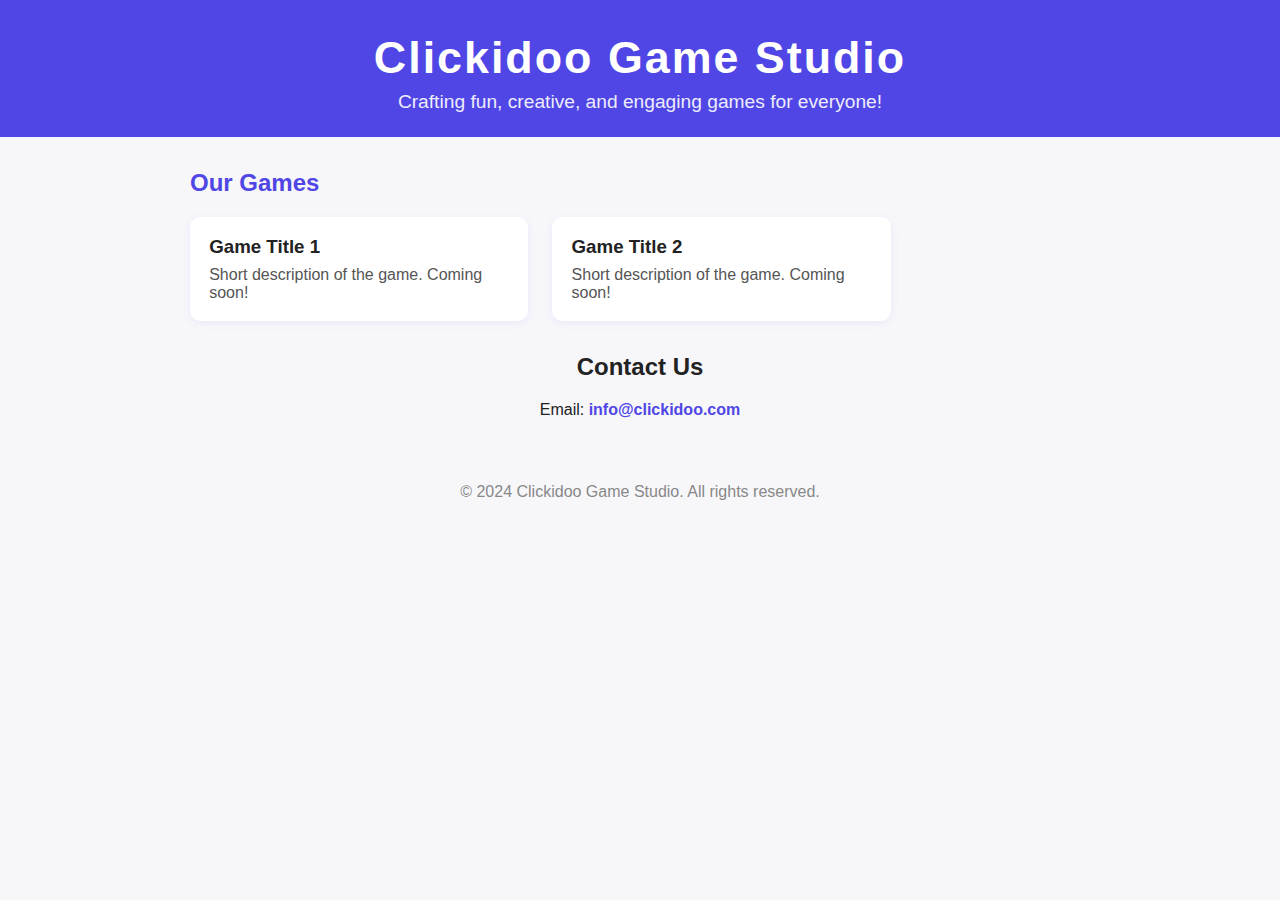
<file: index.html>
<!DOCTYPE html>
<html lang="en">
<head>
    <meta charset="UTF-8">
    <meta name="viewport" content="width=device-width, initial-scale=1.0">
    <title>Clickidoo Game Studio</title>
    <style>
        body {
            margin: 0;
            font-family: 'Segoe UI', Tahoma, Geneva, Verdana, sans-serif;
            background: #f7f7fa;
            color: #222;
        }
        header {
            background: #4f46e5;
            color: #fff;
            padding: 2rem 0 1.5rem 0;
            text-align: center;
        }
        header h1 {
            margin: 0;
            font-size: 2.8rem;
            letter-spacing: 2px;
        }
        header p {
            margin: 0.5rem 0 0 0;
            font-size: 1.2rem;
            opacity: 0.9;
        }
        main {
            max-width: 900px;
            margin: 2rem auto;
            padding: 0 1rem;
        }
        .games {
            margin: 2rem 0;
        }
        .games h2 {
            font-size: 1.5rem;
            color: #4f46e5;
        }
        .games-list {
            display: flex;
            flex-wrap: wrap;
            gap: 1.5rem;
        }
        .game-card {
            background: #fff;
            border-radius: 10px;
            box-shadow: 0 2px 8px rgba(79,70,229,0.08);
            padding: 1.2rem;
            flex: 1 1 220px;
            min-width: 220px;
            max-width: 300px;
        }
        .game-card h3 {
            margin: 0 0 0.5rem 0;
            color: #222;
        }
        .game-card p {
            margin: 0;
            color: #555;
        }
        footer {
            text-align: center;
            padding: 2rem 0 1rem 0;
            color: #888;
            font-size: 1rem;
        }
        .contact {
            margin-top: 2rem;
            text-align: center;
        }
        .contact a {
            color: #4f46e5;
            text-decoration: none;
            font-weight: bold;
        }
        .contact a:hover {
            text-decoration: underline;
        }
    </style>
</head>
<body>
    <header>
        <h1>Clickidoo Game Studio</h1>
        <p>Crafting fun, creative, and engaging games for everyone!</p>
    </header>
    <main>
        <section class="games">
            <h2>Our Games</h2>
            <div class="games-list">
                <div class="game-card">
                    <h3>Game Title 1</h3>
                    <p>Short description of the game. Coming soon!</p>
                </div>
                <div class="game-card">
                    <h3>Game Title 2</h3>
                    <p>Short description of the game. Coming soon!</p>
                </div>
                <!-- Add more game cards as needed -->
            </div>
        </section>
        <section class="contact">
            <h2>Contact Us</h2>
            <p>Email: <a href="mailto:info@clickidoo.com">info@clickidoo.com</a></p>
        </section>
    </main>
    <footer>
        &copy; 2024 Clickidoo Game Studio. All rights reserved.
    </footer>
</body>
</html>
</file>
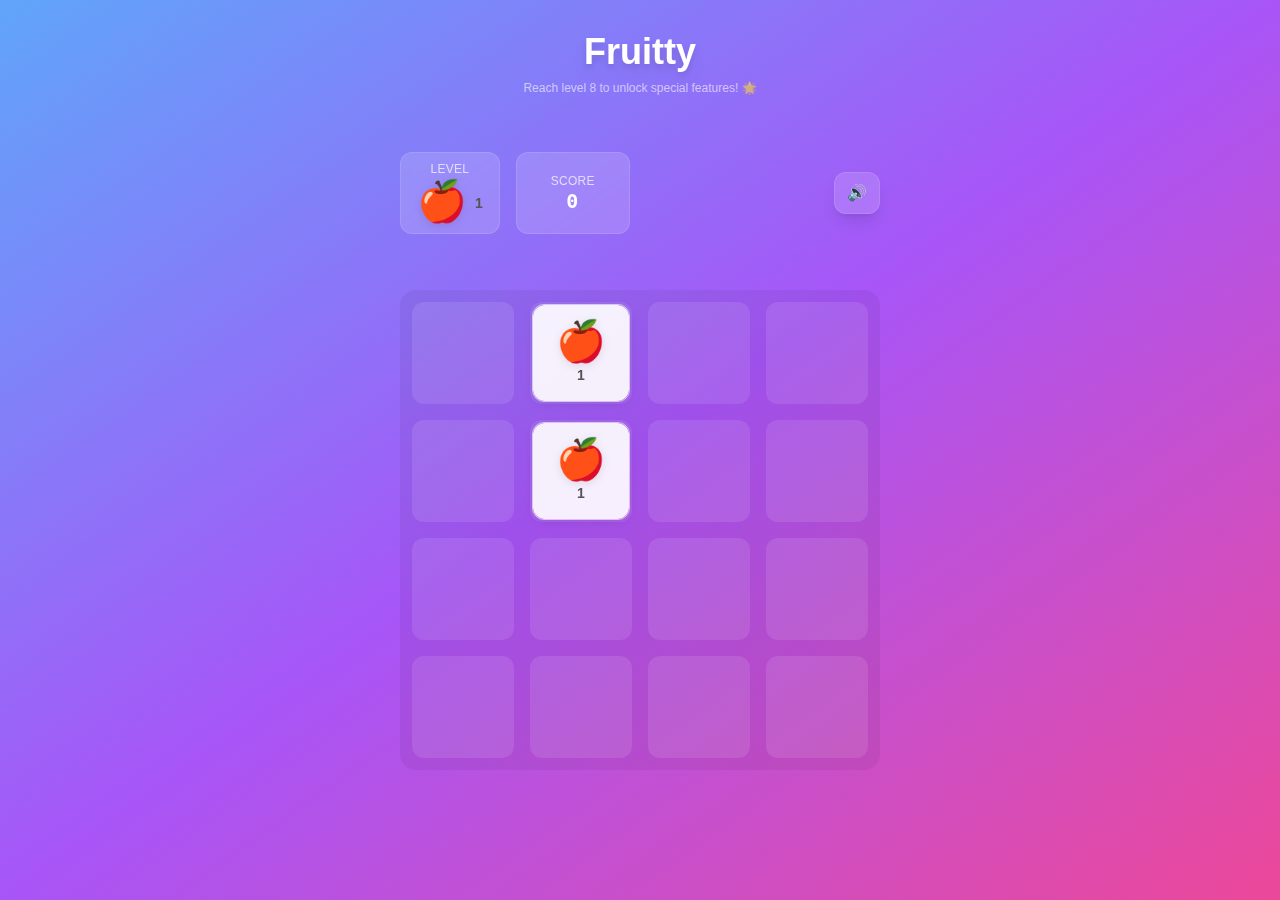
<file: fruitty/index.html>
<!DOCTYPE html>
<html lang="en">
  <head>
    <meta charset="UTF-8" />
    <meta name="viewport" content="width=device-width, initial-scale=1.0, maximum-scale=1" />
    <title>Fruitty - Emoji Tile Merge Game</title>
    <meta name="description" content="Fruitty is a fun 2048-style emoji tile merging game with special power-ups and wildcard tiles!" />
    <meta name="theme-color" content="#7c3aed" />
    <link rel="apple-touch-icon" href="/fruitty/icons/icon-192x192.png" />
    <link rel="manifest" href="/fruitty/manifest.json" />
    <script type="module" crossorigin src="/fruitty/assets/index-n2ym6OrH.js"></script>
    <link rel="stylesheet" crossorigin href="/fruitty/assets/index-CZOgXmVU.css">
  <link rel="manifest" href="/fruitty/manifest.webmanifest"><script id="vite-plugin-pwa:register-sw" src="/fruitty/registerSW.js"></script></head>
  <body>
    <div id="root"></div>
    <!-- This is a replit script which adds a banner on the top of the page when opened in development mode outside the replit environment -->
    <script type="text/javascript" src="https://replit.com/public/js/replit-dev-banner.js"></script>
  </body>
</html>
</file>
<file: fruitty/assets/index-CZOgXmVU.css>
*,:before,:after{--tw-border-spacing-x: 0;--tw-border-spacing-y: 0;--tw-translate-x: 0;--tw-translate-y: 0;--tw-rotate: 0;--tw-skew-x: 0;--tw-skew-y: 0;--tw-scale-x: 1;--tw-scale-y: 1;--tw-pan-x: ;--tw-pan-y: ;--tw-pinch-zoom: ;--tw-scroll-snap-strictness: proximity;--tw-gradient-from-position: ;--tw-gradient-via-position: ;--tw-gradient-to-position: ;--tw-ordinal: ;--tw-slashed-zero: ;--tw-numeric-figure: ;--tw-numeric-spacing: ;--tw-numeric-fraction: ;--tw-ring-inset: ;--tw-ring-offset-width: 0px;--tw-ring-offset-color: #fff;--tw-ring-color: rgb(59 130 246 / .5);--tw-ring-offset-shadow: 0 0 #0000;--tw-ring-shadow: 0 0 #0000;--tw-shadow: 0 0 #0000;--tw-shadow-colored: 0 0 #0000;--tw-blur: ;--tw-brightness: ;--tw-contrast: ;--tw-grayscale: ;--tw-hue-rotate: ;--tw-invert: ;--tw-saturate: ;--tw-sepia: ;--tw-drop-shadow: ;--tw-backdrop-blur: ;--tw-backdrop-brightness: ;--tw-backdrop-contrast: ;--tw-backdrop-grayscale: ;--tw-backdrop-hue-rotate: ;--tw-backdrop-invert: ;--tw-backdrop-opacity: ;--tw-backdrop-saturate: ;--tw-backdrop-sepia: ;--tw-contain-size: ;--tw-contain-layout: ;--tw-contain-paint: ;--tw-contain-style: }::backdrop{--tw-border-spacing-x: 0;--tw-border-spacing-y: 0;--tw-translate-x: 0;--tw-translate-y: 0;--tw-rotate: 0;--tw-skew-x: 0;--tw-skew-y: 0;--tw-scale-x: 1;--tw-scale-y: 1;--tw-pan-x: ;--tw-pan-y: ;--tw-pinch-zoom: ;--tw-scroll-snap-strictness: proximity;--tw-gradient-from-position: ;--tw-gradient-via-position: ;--tw-gradient-to-position: ;--tw-ordinal: ;--tw-slashed-zero: ;--tw-numeric-figure: ;--tw-numeric-spacing: ;--tw-numeric-fraction: ;--tw-ring-inset: ;--tw-ring-offset-width: 0px;--tw-ring-offset-color: #fff;--tw-ring-color: rgb(59 130 246 / .5);--tw-ring-offset-shadow: 0 0 #0000;--tw-ring-shadow: 0 0 #0000;--tw-shadow: 0 0 #0000;--tw-shadow-colored: 0 0 #0000;--tw-blur: ;--tw-brightness: ;--tw-contrast: ;--tw-grayscale: ;--tw-hue-rotate: ;--tw-invert: ;--tw-saturate: ;--tw-sepia: ;--tw-drop-shadow: ;--tw-backdrop-blur: ;--tw-backdrop-brightness: ;--tw-backdrop-contrast: ;--tw-backdrop-grayscale: ;--tw-backdrop-hue-rotate: ;--tw-backdrop-invert: ;--tw-backdrop-opacity: ;--tw-backdrop-saturate: ;--tw-backdrop-sepia: ;--tw-contain-size: ;--tw-contain-layout: ;--tw-contain-paint: ;--tw-contain-style: }*,:before,:after{box-sizing:border-box;border-width:0;border-style:solid;border-color:#e5e7eb}:before,:after{--tw-content: ""}html,:host{line-height:1.5;-webkit-text-size-adjust:100%;-moz-tab-size:4;-o-tab-size:4;tab-size:4;font-family:ui-sans-serif,system-ui,sans-serif,"Apple Color Emoji","Segoe UI Emoji",Segoe UI Symbol,"Noto Color Emoji";font-feature-settings:normal;font-variation-settings:normal;-webkit-tap-highlight-color:transparent}body{margin:0;line-height:inherit}hr{height:0;color:inherit;border-top-width:1px}abbr:where([title]){-webkit-text-decoration:underline dotted;text-decoration:underline dotted}h1,h2,h3,h4,h5,h6{font-size:inherit;font-weight:inherit}a{color:inherit;text-decoration:inherit}b,strong{font-weight:bolder}code,kbd,samp,pre{font-family:ui-monospace,SFMono-Regular,Menlo,Monaco,Consolas,Liberation Mono,Courier New,monospace;font-feature-settings:normal;font-variation-settings:normal;font-size:1em}small{font-size:80%}sub,sup{font-size:75%;line-height:0;position:relative;vertical-align:baseline}sub{bottom:-.25em}sup{top:-.5em}table{text-indent:0;border-color:inherit;border-collapse:collapse}button,input,optgroup,select,textarea{font-family:inherit;font-feature-settings:inherit;font-variation-settings:inherit;font-size:100%;font-weight:inherit;line-height:inherit;letter-spacing:inherit;color:inherit;margin:0;padding:0}button,select{text-transform:none}button,input:where([type=button]),input:where([type=reset]),input:where([type=submit]){-webkit-appearance:button;background-color:transparent;background-image:none}:-moz-focusring{outline:auto}:-moz-ui-invalid{box-shadow:none}progress{vertical-align:baseline}::-webkit-inner-spin-button,::-webkit-outer-spin-button{height:auto}[type=search]{-webkit-appearance:textfield;outline-offset:-2px}::-webkit-search-decoration{-webkit-appearance:none}::-webkit-file-upload-button{-webkit-appearance:button;font:inherit}summary{display:list-item}blockquote,dl,dd,h1,h2,h3,h4,h5,h6,hr,figure,p,pre{margin:0}fieldset{margin:0;padding:0}legend{padding:0}ol,ul,menu{list-style:none;margin:0;padding:0}dialog{padding:0}textarea{resize:vertical}input::-moz-placeholder,textarea::-moz-placeholder{opacity:1;color:#9ca3af}input::placeholder,textarea::placeholder{opacity:1;color:#9ca3af}button,[role=button]{cursor:pointer}:disabled{cursor:default}img,svg,video,canvas,audio,iframe,embed,object{display:block;vertical-align:middle}img,video{max-width:100%;height:auto}[hidden]:where(:not([hidden=until-found])){display:none}*{border-color:var(--border);user-select:none;-webkit-user-select:none;-moz-user-select:none;-ms-user-select:none;-webkit-touch-callout:none;-webkit-tap-highlight-color:transparent}body{background-color:var(--background);font-family:ui-sans-serif,system-ui,sans-serif,"Apple Color Emoji","Segoe UI Emoji",Segoe UI Symbol,"Noto Color Emoji";color:var(--foreground);-webkit-font-smoothing:antialiased;-moz-osx-font-smoothing:grayscale;touch-action:manipulation;overflow:hidden;position:fixed;width:100%;height:100%}.static{position:static}.fixed{position:fixed}.relative{position:relative}.inset-0{top:0;right:0;bottom:0;left:0}.z-10{z-index:10}.z-50{z-index:50}.mx-4{margin-left:1rem;margin-right:1rem}.mx-auto{margin-left:auto;margin-right:auto}.mb-2{margin-bottom:.5rem}.mb-3{margin-bottom:.75rem}.mb-4{margin-bottom:1rem}.mb-6{margin-bottom:1.5rem}.ml-2{margin-left:.5rem}.mt-1{margin-top:.25rem}.mt-2{margin-top:.5rem}.mt-4{margin-top:1rem}.flex{display:flex}.\!grid{display:grid!important}.grid{display:grid}.min-h-screen{min-height:100vh}.w-full{width:100%}.min-w-\[64px\]{min-width:64px}.max-w-32{max-width:8rem}.max-w-md{max-width:28rem}.max-w-sm{max-width:24rem}.transform{transform:translate(var(--tw-translate-x),var(--tw-translate-y)) rotate(var(--tw-rotate)) skew(var(--tw-skew-x)) skewY(var(--tw-skew-y)) scaleX(var(--tw-scale-x)) scaleY(var(--tw-scale-y))}.cursor-not-allowed{cursor:not-allowed}.cursor-pointer{cursor:pointer}.select-none{-webkit-user-select:none;-moz-user-select:none;user-select:none}.grid-cols-3{grid-template-columns:repeat(3,minmax(0,1fr))}.flex-col{flex-direction:column}.items-center{align-items:center}.justify-start{justify-content:flex-start}.justify-center{justify-content:center}.gap-2{gap:.5rem}.gap-4{gap:1rem}.overflow-auto{overflow:auto}.overflow-hidden{overflow:hidden}.rounded{border-radius:.25rem}.rounded-2xl{border-radius:1rem}.rounded-3xl{border-radius:1.5rem}.rounded-lg{border-radius:var(--radius)}.rounded-xl{border-radius:.75rem}.bg-black\/20{background-color:#0003}.bg-black\/50{background-color:#00000080}.bg-blue-500{--tw-bg-opacity: 1;background-color:rgb(59 130 246 / var(--tw-bg-opacity, 1))}.bg-gray-500{--tw-bg-opacity: 1;background-color:rgb(107 114 128 / var(--tw-bg-opacity, 1))}.bg-green-500\/20{background-color:#22c55e33}.bg-red-500{--tw-bg-opacity: 1;background-color:rgb(239 68 68 / var(--tw-bg-opacity, 1))}.bg-red-500\/20{background-color:#ef444433}.bg-white{--tw-bg-opacity: 1;background-color:rgb(255 255 255 / var(--tw-bg-opacity, 1))}.bg-gradient-to-br{background-image:linear-gradient(to bottom right,var(--tw-gradient-stops))}.from-blue-400{--tw-gradient-from: #60a5fa var(--tw-gradient-from-position);--tw-gradient-to: rgb(96 165 250 / 0) var(--tw-gradient-to-position);--tw-gradient-stops: var(--tw-gradient-from), var(--tw-gradient-to)}.from-red-400{--tw-gradient-from: #f87171 var(--tw-gradient-from-position);--tw-gradient-to: rgb(248 113 113 / 0) var(--tw-gradient-to-position);--tw-gradient-stops: var(--tw-gradient-from), var(--tw-gradient-to)}.via-purple-500{--tw-gradient-to: rgb(168 85 247 / 0) var(--tw-gradient-to-position);--tw-gradient-stops: var(--tw-gradient-from), #a855f7 var(--tw-gradient-via-position), var(--tw-gradient-to)}.via-red-500{--tw-gradient-to: rgb(239 68 68 / 0) var(--tw-gradient-to-position);--tw-gradient-stops: var(--tw-gradient-from), #ef4444 var(--tw-gradient-via-position), var(--tw-gradient-to)}.to-pink-500{--tw-gradient-to: #ec4899 var(--tw-gradient-to-position)}.to-red-600{--tw-gradient-to: #dc2626 var(--tw-gradient-to-position)}.p-2{padding:.5rem}.p-3{padding:.75rem}.p-4{padding:1rem}.p-8{padding:2rem}.px-3{padding-left:.75rem;padding-right:.75rem}.px-4{padding-left:1rem;padding-right:1rem}.px-6{padding-left:1.5rem;padding-right:1.5rem}.py-2{padding-top:.5rem;padding-bottom:.5rem}.py-3{padding-top:.75rem;padding-bottom:.75rem}.pt-4{padding-top:1rem}.text-left{text-align:left}.text-center{text-align:center}.text-2xl{font-size:1.5rem;line-height:2rem}.text-4xl{font-size:2.25rem;line-height:2.5rem}.text-6xl{font-size:3.75rem;line-height:1}.text-sm{font-size:.875rem;line-height:1.25rem}.text-xl{font-size:1.25rem;line-height:1.75rem}.text-xs{font-size:.75rem;line-height:1rem}.font-bold{font-weight:700}.uppercase{text-transform:uppercase}.tracking-wide{letter-spacing:.025em}.text-gray-300{--tw-text-opacity: 1;color:rgb(209 213 219 / var(--tw-text-opacity, 1))}.text-orange-300{--tw-text-opacity: 1;color:rgb(253 186 116 / var(--tw-text-opacity, 1))}.text-red-600{--tw-text-opacity: 1;color:rgb(220 38 38 / var(--tw-text-opacity, 1))}.text-white{--tw-text-opacity: 1;color:rgb(255 255 255 / var(--tw-text-opacity, 1))}.text-white\/60{color:#fff9}.text-white\/70{color:#ffffffb3}.text-white\/80{color:#fffc}.text-yellow-300{--tw-text-opacity: 1;color:rgb(253 224 71 / var(--tw-text-opacity, 1))}.opacity-50{opacity:.5}.shadow-2xl{--tw-shadow: 0 25px 50px -12px rgb(0 0 0 / .25);--tw-shadow-colored: 0 25px 50px -12px var(--tw-shadow-color);box-shadow:var(--tw-ring-offset-shadow, 0 0 #0000),var(--tw-ring-shadow, 0 0 #0000),var(--tw-shadow)}.shadow-lg{--tw-shadow: 0 10px 15px -3px rgb(0 0 0 / .1), 0 4px 6px -4px rgb(0 0 0 / .1);--tw-shadow-colored: 0 10px 15px -3px var(--tw-shadow-color), 0 4px 6px -4px var(--tw-shadow-color);box-shadow:var(--tw-ring-offset-shadow, 0 0 #0000),var(--tw-ring-shadow, 0 0 #0000),var(--tw-shadow)}.drop-shadow-lg{--tw-drop-shadow: drop-shadow(0 10px 8px rgb(0 0 0 / .04)) drop-shadow(0 4px 3px rgb(0 0 0 / .1));filter:var(--tw-blur) var(--tw-brightness) var(--tw-contrast) var(--tw-grayscale) var(--tw-hue-rotate) var(--tw-invert) var(--tw-saturate) var(--tw-sepia) var(--tw-drop-shadow)}.filter{filter:var(--tw-blur) var(--tw-brightness) var(--tw-contrast) var(--tw-grayscale) var(--tw-hue-rotate) var(--tw-invert) var(--tw-saturate) var(--tw-sepia) var(--tw-drop-shadow)}.transition-all{transition-property:all;transition-timing-function:cubic-bezier(.4,0,.2,1);transition-duration:.15s}.duration-200{transition-duration:.2s}:root{--background: hsl(0, 0%, 100%);--foreground: hsl(20, 14.3%, 4.1%);--muted: hsl(60, 4.8%, 95.9%);--muted-foreground: hsl(25, 5.3%, 44.7%);--popover: hsl(0, 0%, 100%);--popover-foreground: hsl(20, 14.3%, 4.1%);--card: hsl(0, 0%, 100%);--card-foreground: hsl(20, 14.3%, 4.1%);--border: hsl(20, 5.9%, 90%);--input: hsl(20, 5.9%, 90%);--primary: hsl(207, 90%, 54%);--primary-foreground: hsl(211, 100%, 99%);--secondary: hsl(60, 4.8%, 95.9%);--secondary-foreground: hsl(24, 9.8%, 10%);--accent: hsl(60, 4.8%, 95.9%);--accent-foreground: hsl(24, 9.8%, 10%);--destructive: hsl(0, 84.2%, 60.2%);--destructive-foreground: hsl(60, 9.1%, 97.8%);--ring: hsl(20, 14.3%, 4.1%);--radius: .5rem}.dark{--background: hsl(240, 10%, 3.9%);--foreground: hsl(0, 0%, 98%);--muted: hsl(240, 3.7%, 15.9%);--muted-foreground: hsl(240, 5%, 64.9%);--popover: hsl(240, 10%, 3.9%);--popover-foreground: hsl(0, 0%, 98%);--card: hsl(240, 10%, 3.9%);--card-foreground: hsl(0, 0%, 98%);--border: hsl(240, 3.7%, 15.9%);--input: hsl(240, 3.7%, 15.9%);--primary: hsl(207, 90%, 54%);--primary-foreground: hsl(211, 100%, 99%);--secondary: hsl(240, 3.7%, 15.9%);--secondary-foreground: hsl(0, 0%, 98%);--accent: hsl(240, 3.7%, 15.9%);--accent-foreground: hsl(0, 0%, 98%);--destructive: hsl(0, 62.8%, 30.6%);--destructive-foreground: hsl(0, 0%, 98%);--ring: hsl(240, 4.9%, 83.9%);--radius: .5rem}.font-game{font-family:SF Pro Display,-apple-system,BlinkMacSystemFont,Arial,sans-serif}.font-mono{font-family:SF Mono,Monaco,Inconsolata,Roboto Mono,Source Code Pro,monospace;font-variant-numeric:tabular-nums;letter-spacing:.05em}.score-display{font-family:SF Mono,Monaco,Inconsolata,Roboto Mono,Source Code Pro,monospace;font-variant-numeric:tabular-nums;letter-spacing:.05em;min-width:80px;text-align:center;display:inline-block;font-size:1.25rem;font-weight:700;line-height:1.2}.modal .score-display{min-width:60px;font-size:1rem}.glass-effect{background:#ffffff26;-webkit-backdrop-filter:blur(5px);backdrop-filter:blur(5px);border:1px solid rgba(255,255,255,.12);display:flex;flex-direction:column;align-items:center;justify-content:center;overflow-y:auto;-moz-user-select:none;user-select:none;-webkit-user-select:none;-webkit-touch-callout:none;-webkit-tap-highlight-color:transparent}.tile-container{transition:none;transform:translateZ(0);backface-visibility:hidden;perspective:1000px;will-change:transform;contain:layout style paint}.tile-moving{z-index:10;transform:translateZ(0)}.game-area{width:100%;max-width:480px;margin-left:auto;margin-right:auto;margin-top:1rem}.grid-bg{background:#0000000d;border-radius:1rem;padding:.75rem;display:flex;justify-content:center;align-items:center;width:100%;aspect-ratio:1 / 1;max-width:480px;margin-left:auto;margin-right:auto;box-sizing:border-box;margin-top:1rem}.game-grid{display:grid;grid-template-columns:repeat(4,1fr);grid-template-rows:repeat(4,1fr);gap:1rem;width:100%;height:100%}.grid-cell{aspect-ratio:1;background:#ffffff1a;border-radius:.75rem;position:relative;min-height:0;min-width:0;width:100%;height:100%}.tile{position:absolute;top:2px;left:2px;right:2px;bottom:2px;display:flex;flex-direction:column;align-items:center;justify-content:center;background:transparent;border-radius:.75rem;box-shadow:0 2px 8px #00000014;font-weight:600;border:1px solid rgba(255,255,255,.6);transform:translateZ(0);backface-visibility:hidden;contain:layout style paint;will-change:transform;-moz-user-select:none;user-select:none;-webkit-user-select:none;-webkit-touch-callout:none;-webkit-tap-highlight-color:transparent;pointer-events:none}.tile:before{content:"";position:absolute;top:0;right:0;bottom:0;left:0;background:#ffffffe6;border-radius:inherit;z-index:-1;opacity:0;transition:opacity .05s ease}.tile:not(.animate-tile-spawn):before{opacity:1}.animate-tile-spawn:before{animation:tileSpawnBackground .2s cubic-bezier(.34,1.56,.64,1);animation-fill-mode:both}@keyframes tileSpawnBackground{0%{opacity:0}2%{opacity:1}to{opacity:1}}.emoji-icon{font-size:2.5rem;line-height:1;margin-bottom:.25rem;filter:drop-shadow(0 2px 4px rgba(0,0,0,.1));user-select:none;-webkit-user-select:none;-moz-user-select:none;-ms-user-select:none;-webkit-touch-callout:none;-webkit-tap-highlight-color:transparent;pointer-events:none}.level-number{font-size:.875rem;color:#555;font-weight:800;text-shadow:0 1px 2px rgba(0,0,0,.1));user-select:none;-webkit-user-select:none;-moz-user-select:none;-ms-user-select:none;-webkit-touch-callout:none;-webkit-tap-highlight-color:transparent;pointer-events:none}@media (max-width: 640px){.game-area{max-width:100vw;margin-top:.5rem}.grid-bg{max-width:100vw;padding:.25rem;margin-top:.5rem}.glass-effect{padding:.5rem!important}.game-grid{gap:.5rem}.emoji-icon{font-size:2rem}body{overflow:hidden;position:fixed;width:100%;height:100%;touch-action:none}.game-responsive-layout{min-height:100vh;display:flex;flex-direction:column;justify-content:flex-start;padding-bottom:2rem}.game-grid,.grid-bg,.game-area{touch-action:none;-webkit-overflow-scrolling:touch}button{touch-action:manipulation}}.touch-controls{background:linear-gradient(135deg,#ffffff1a,#ffffff0d)}@keyframes tileSpawn{0%{opacity:0}to{opacity:1}}@keyframes tileMerge{0%{opacity:.8}to{opacity:1}}@keyframes slideUp{0%{transform:translateY(0)}to{transform:translateY(-100px)}}@keyframes slideDown{0%{transform:translateY(0)}to{transform:translateY(100px)}}@keyframes slideLeft{0%{transform:translate(0)}to{transform:translate(-100px)}}@keyframes slideRight{0%{transform:translate(0)}to{transform:translate(100px)}}@keyframes bombPulse{0%,to{transform:scale(1)}50%{transform:scale(1.05)}}@keyframes recordPulse{0%,to{transform:scale(1);opacity:1}50%{transform:scale(1.1);opacity:.8}}@keyframes closeToRecord{0%,to{color:#fb923c}50%{color:#f97316}}.animate-tile-spawn{animation:tileSpawn .1s ease-out;will-change:opacity;animation-fill-mode:both;visibility:visible!important}.animate-tile-merge{animation:tileMerge .08s ease-out;will-change:opacity;animation-fill-mode:both}.animate-slide-up{animation:slideUp .2s ease-out}.animate-slide-down{animation:slideDown .2s ease-out}.animate-slide-left{animation:slideLeft .2s ease-out}.animate-slide-right{animation:slideRight .2s ease-out}.animate-bomb-pulse{animation:bombPulse 2s ease-in-out infinite;pointer-events:auto;touch-action:manipulation;-moz-user-select:none;user-select:none;-webkit-user-select:none;-webkit-touch-callout:none}.animate-record-pulse{animation:recordPulse 1s ease-in-out infinite}.animate-close-to-record{animation:closeToRecord 2s ease-in-out infinite}.wildcard-tile{background:linear-gradient(135deg,#fbbf24,#f59e0b);box-shadow:0 4px 12px #fbbf2466}button{-webkit-tap-highlight-color:transparent;-webkit-touch-callout:none;-webkit-user-select:none;-moz-user-select:none;user-select:none;touch-action:manipulation}input,textarea{-webkit-user-select:text;-moz-user-select:text;user-select:text}.game-grid *{-webkit-touch-callout:none;-webkit-user-select:none;-moz-user-select:none;user-select:none}.game-grid,.game-controls,.tile,.emoji-icon,.level-number{-webkit-tap-highlight-color:rgba(0,0,0,0);-webkit-tap-highlight-color:transparent}.game-responsive-layout{width:100%;max-width:480px;margin-left:auto;margin-right:auto;display:flex;flex-direction:column;align-items:center;justify-content:flex-start}.game-header{width:100%;margin-bottom:1rem;display:flex;flex-direction:column;align-items:center}.game-area{width:100%;max-width:480px;display:flex;flex-direction:column;align-items:center;margin-top:1rem}.grid-bg{width:100%;aspect-ratio:1 / 1;max-width:480px;margin-top:2rem;margin-left:auto;margin-right:auto;background:#0000000d;border-radius:1rem;padding:.75rem;display:flex;justify-content:center;align-items:center;box-sizing:border-box}.game-controls{width:100%;display:flex;justify-content:space-between;margin-bottom:1.5rem;position:relative;z-index:10;-moz-user-select:none;user-select:none;-webkit-user-select:none;-webkit-touch-callout:none;-webkit-tap-highlight-color:transparent}.current-level-indicator{width:100%;display:flex;justify-content:flex-end;align-items:center;margin-top:1rem;padding-right:1rem}.current-level-indicator .emoji-icon{font-size:2rem;margin-right:.25rem}.current-level-indicator .level-number{font-size:1.25rem;font-weight:700;color:#fff;text-shadow:0 1px 2px rgba(0,0,0,.15)}@media (max-width: 640px){.game-responsive-layout{max-width:100vw;padding:0}.game-header{font-size:1.2rem;margin-bottom:.5rem}.game-area{max-width:100vw;margin-top:.5rem}.grid-bg{max-width:100vw;padding:.25rem;margin-top:1rem}.game-controls{flex-direction:column;align-items:center;gap:.5rem;margin-bottom:1rem}.current-level-indicator{padding-right:.5rem;margin-top:.5rem}.current-level-indicator .emoji-icon{font-size:1.5rem}.current-level-indicator .level-number{font-size:1rem}}.hover\:scale-105:hover{--tw-scale-x: 1.05;--tw-scale-y: 1.05;transform:translate(var(--tw-translate-x),var(--tw-translate-y)) rotate(var(--tw-rotate)) skew(var(--tw-skew-x)) skewY(var(--tw-skew-y)) scaleX(var(--tw-scale-x)) scaleY(var(--tw-scale-y))}.hover\:bg-blue-600:hover{--tw-bg-opacity: 1;background-color:rgb(37 99 235 / var(--tw-bg-opacity, 1))}.hover\:bg-green-500\/30:hover{background-color:#22c55e4d}.hover\:bg-red-500\/30:hover{background-color:#ef44444d}.hover\:bg-red-600:hover{--tw-bg-opacity: 1;background-color:rgb(220 38 38 / var(--tw-bg-opacity, 1))}@media (min-width: 640px){.sm\:hidden{display:none}}
</file>
